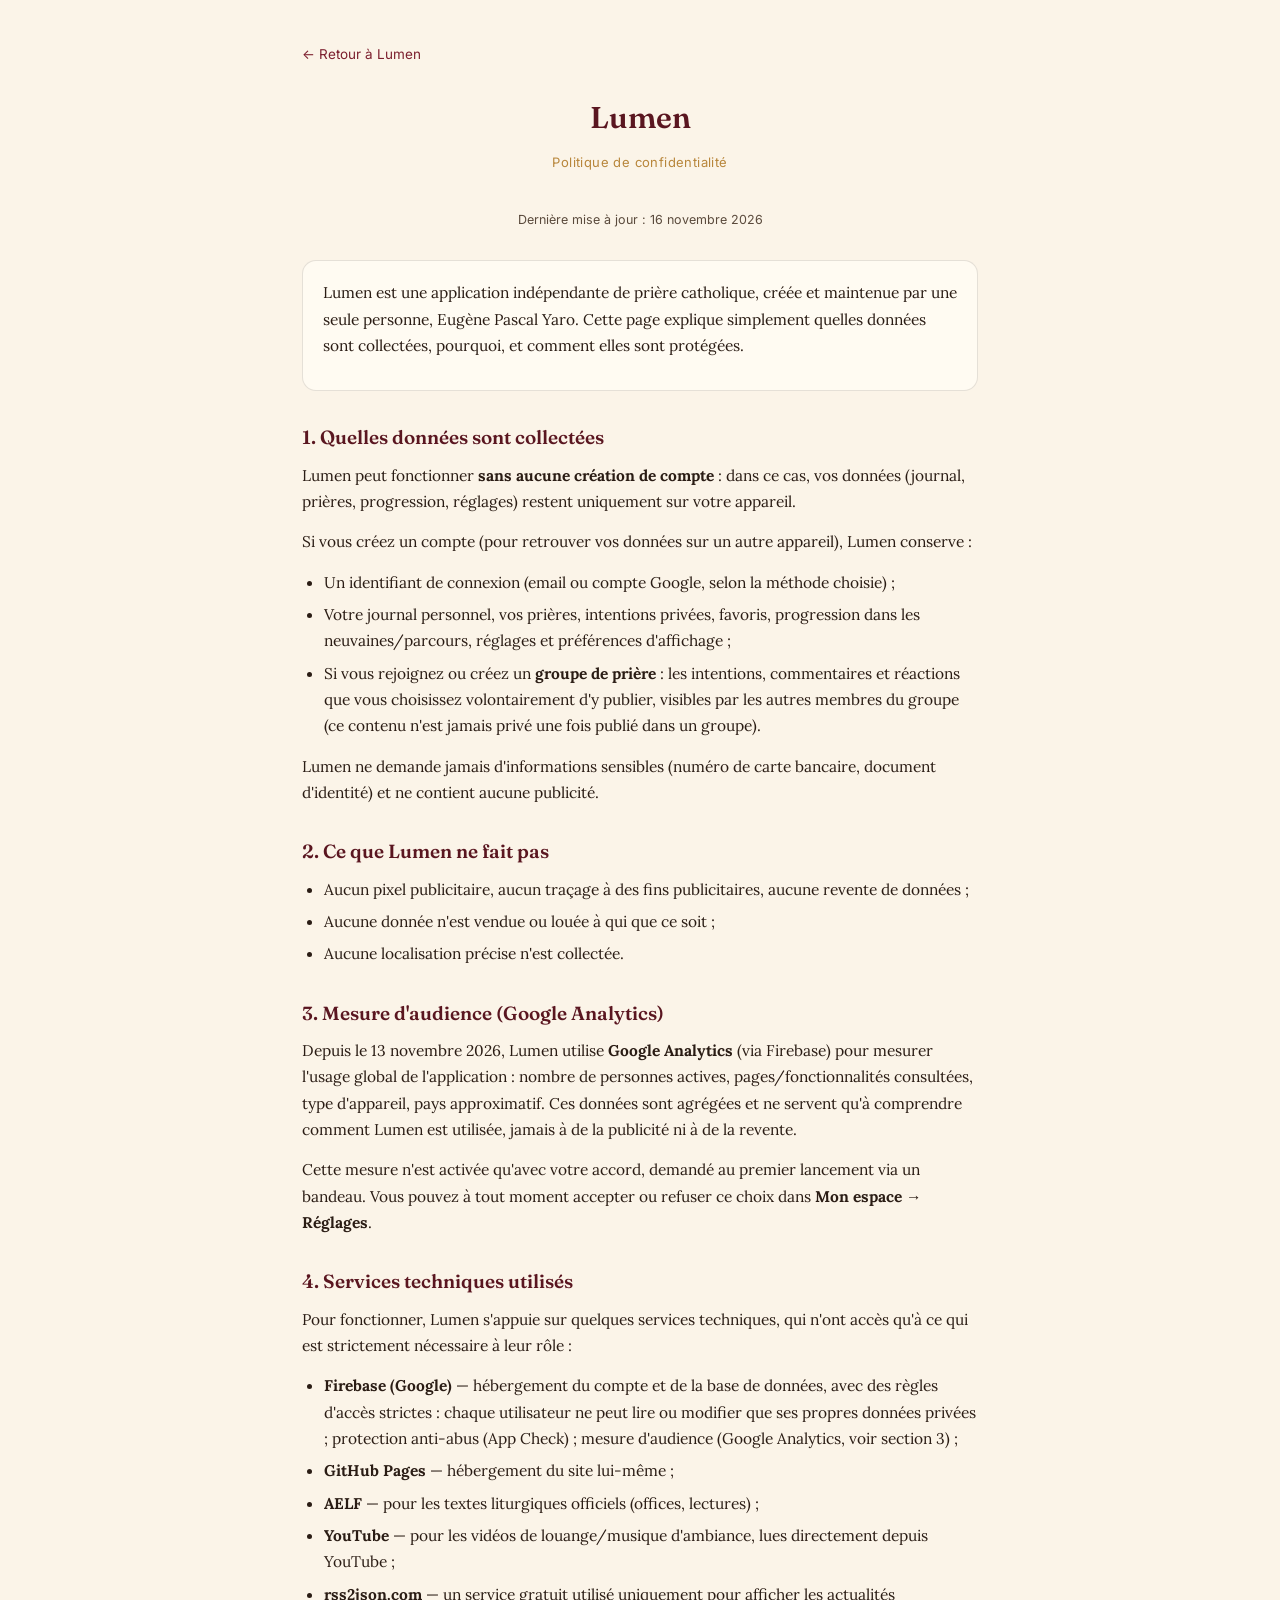
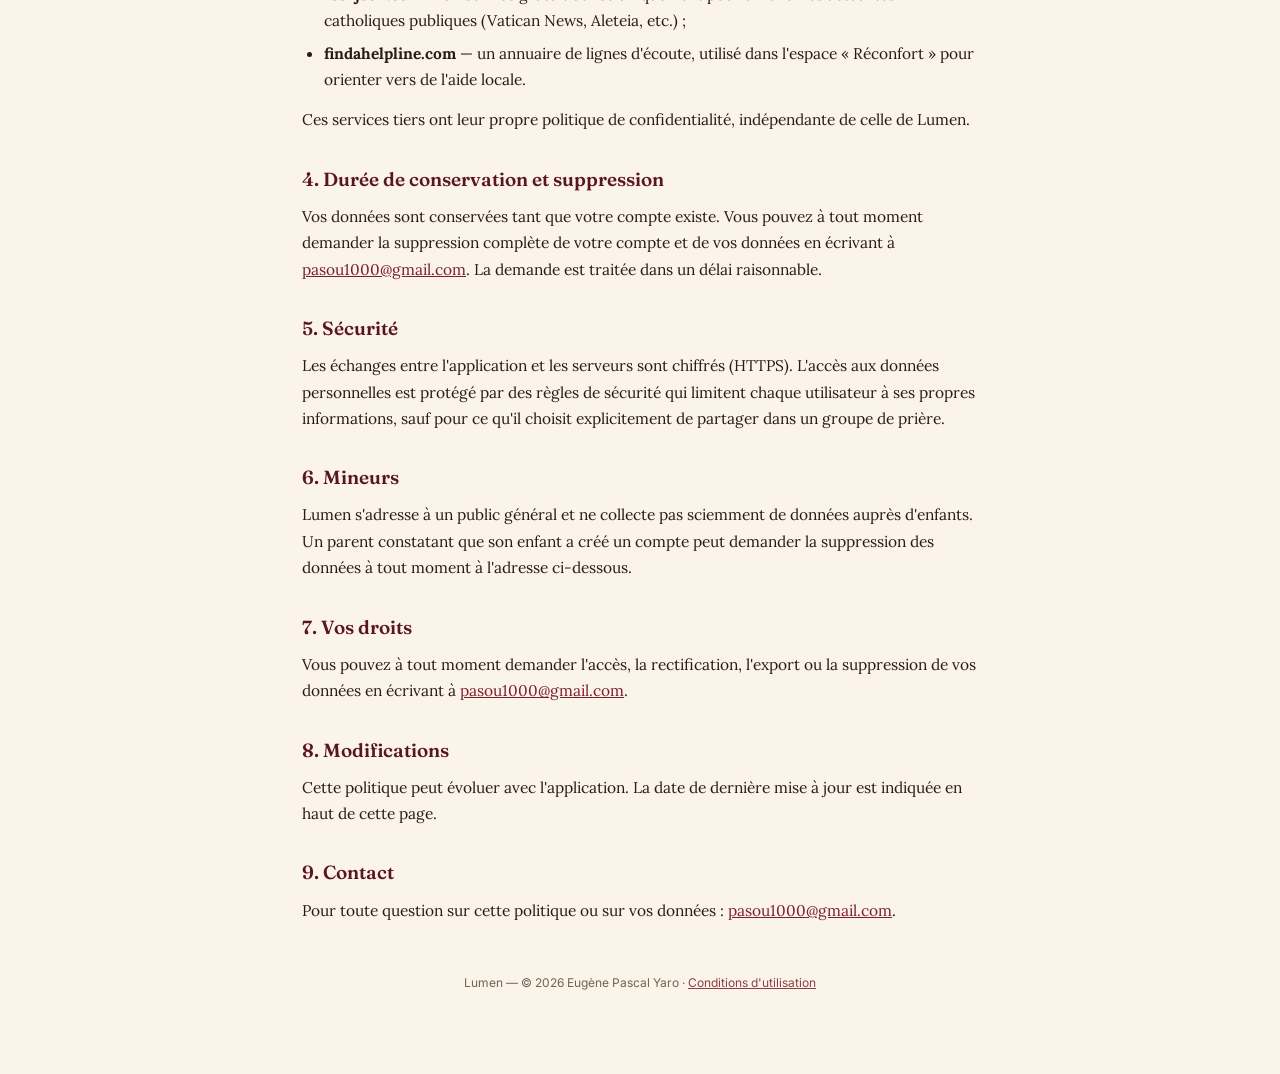
<file: privacy.html>
<!DOCTYPE html>
<!--
  Lumen — © 2026 Eugène Pascal Yaro. Tous droits réservés.
  Dépôt original : https://github.com/eugenepascal/lumen
-->
<html lang="fr">
<head>
<meta charset="UTF-8">
<meta name="viewport" content="width=device-width, initial-scale=1.0">
<title>Politique de confidentialité — Lumen</title>
<meta name="description" content="Politique de confidentialité de l'application Lumen : quelles données sont collectées, pourquoi, et comment elles sont protégées.">
<link rel="icon" type="image/png" sizes="32x32" href="favicon-32.png">
<link rel="icon" type="image/png" sizes="16x16" href="favicon-16.png">
<meta name="theme-color" content="#2a0a13">
<link rel="preconnect" href="https://fonts.googleapis.com">
<link href="https://fonts.googleapis.com/css2?family=Fraunces:opsz,wght@9..144,600&family=Lora:ital,wght@0,400;0,500&family=Inter:wght@400;500;600&display=swap" rel="stylesheet">
<style>
  :root{
    --vellum:#FBF4E8; --vellum-light:#FFFBF2; --ink:#2A1C14; --ink-soft:#5A4A3C;
    --wine:#7C1F2E; --wine-dark:#5A1620; --gold:#B8863B; --gold-light:#D9B36C;
    --hairline:rgba(42,28,20,0.12);
  }
  *{box-sizing:border-box;}
  body{
    margin:0; background:var(--vellum); color:var(--ink);
    font-family:'Lora',serif; line-height:1.7; font-size:15.5px;
  }
  .wrap{ max-width:720px; margin:0 auto; padding:40px 22px 80px; }
  header{ text-align:center; margin-bottom:8px; }
  .brand{ font-family:'Fraunces',serif; font-weight:600; font-size:30px; color:var(--wine-dark); margin:0; }
  .sub{ font-family:'Inter',sans-serif; font-size:13px; color:var(--gold); letter-spacing:0.4px; margin:4px 0 36px; text-align:center; }
  h1{ font-family:'Fraunces',serif; font-size:26px; font-weight:600; color:var(--ink); margin:36px 0 10px; }
  h2{ font-family:'Fraunces',serif; font-size:19px; font-weight:600; color:var(--wine-dark); margin:30px 0 8px; }
  p{ margin:0 0 14px; }
  ul{ margin:0 0 14px; padding-left:22px; }
  li{ margin-bottom:6px; }
  a{ color:var(--wine); }
  .meta{ font-family:'Inter',sans-serif; font-size:12.5px; color:var(--ink-soft); text-align:center; margin-bottom:30px; }
  .card{ background:var(--vellum-light); border:1px solid var(--hairline); border-radius:14px; padding:18px 20px; margin:16px 0; }
  .back{ display:inline-block; font-family:'Inter',sans-serif; font-size:13.5px; color:var(--wine); text-decoration:none; margin-bottom:26px; }
  .back:hover{ text-decoration:underline; }
  footer{ text-align:center; font-family:'Inter',sans-serif; font-size:12px; color:var(--ink-soft); margin-top:50px; opacity:0.85; }
</style>
</head>
<body>
<div class="wrap">
  <a class="back" href="./">← Retour à Lumen</a>
  <header>
    <p class="brand">Lumen</p>
  </header>
  <p class="sub">Politique de confidentialité</p>
  <p class="meta">Dernière mise à jour : 16 novembre 2026</p>

  <div class="card">
    <p>Lumen est une application indépendante de prière catholique, créée et maintenue par une seule personne, Eugène Pascal Yaro. Cette page explique simplement quelles données sont collectées, pourquoi, et comment elles sont protégées.</p>
  </div>

  <h2>1. Quelles données sont collectées</h2>
  <p>Lumen peut fonctionner <b>sans aucune création de compte</b> : dans ce cas, vos données (journal, prières, progression, réglages) restent uniquement sur votre appareil.</p>
  <p>Si vous créez un compte (pour retrouver vos données sur un autre appareil), Lumen conserve :</p>
  <ul>
    <li>Un identifiant de connexion (email ou compte Google, selon la méthode choisie) ;</li>
    <li>Votre journal personnel, vos prières, intentions privées, favoris, progression dans les neuvaines/parcours, réglages et préférences d'affichage ;</li>
    <li>Si vous rejoignez ou créez un <b>groupe de prière</b> : les intentions, commentaires et réactions que vous choisissez volontairement d'y publier, visibles par les autres membres du groupe (ce contenu n'est jamais privé une fois publié dans un groupe).</li>
  </ul>
  <p>Lumen ne demande jamais d'informations sensibles (numéro de carte bancaire, document d'identité) et ne contient aucune publicité.</p>

  <h2>2. Ce que Lumen ne fait pas</h2>
  <ul>
    <li>Aucun pixel publicitaire, aucun traçage à des fins publicitaires, aucune revente de données ;</li>
    <li>Aucune donnée n'est vendue ou louée à qui que ce soit ;</li>
    <li>Aucune localisation précise n'est collectée.</li>
  </ul>

  <h2>3. Mesure d'audience (Google Analytics)</h2>
  <p>Depuis le 13 novembre 2026, Lumen utilise <b>Google Analytics</b> (via Firebase) pour mesurer l'usage global de l'application : nombre de personnes actives, pages/fonctionnalités consultées, type d'appareil, pays approximatif. Ces données sont agrégées et ne servent qu'à comprendre comment Lumen est utilisée, jamais à de la publicité ni à de la revente.</p>
  <p>Cette mesure n'est activée qu'avec votre accord, demandé au premier lancement via un bandeau. Vous pouvez à tout moment accepter ou refuser ce choix dans <b>Mon espace → Réglages</b>.</p>

  <h2>4. Services techniques utilisés</h2>
  <p>Pour fonctionner, Lumen s'appuie sur quelques services techniques, qui n'ont accès qu'à ce qui est strictement nécessaire à leur rôle :</p>
  <ul>
    <li><b>Firebase (Google)</b> — hébergement du compte et de la base de données, avec des règles d'accès strictes : chaque utilisateur ne peut lire ou modifier que ses propres données privées ; protection anti-abus (App Check) ; mesure d'audience (Google Analytics, voir section 3) ;</li>
    <li><b>GitHub Pages</b> — hébergement du site lui-même ;</li>
    <li><b>AELF</b> — pour les textes liturgiques officiels (offices, lectures) ;</li>
    <li><b>YouTube</b> — pour les vidéos de louange/musique d'ambiance, lues directement depuis YouTube ;</li>
    <li><b>rss2json.com</b> — un service gratuit utilisé uniquement pour afficher les actualités catholiques publiques (Vatican News, Aleteia, etc.) ;</li>
    <li><b>findahelpline.com</b> — un annuaire de lignes d'écoute, utilisé dans l'espace « Réconfort » pour orienter vers de l'aide locale.</li>
  </ul>
  <p>Ces services tiers ont leur propre politique de confidentialité, indépendante de celle de Lumen.</p>

  <h2>4. Durée de conservation et suppression</h2>
  <p>Vos données sont conservées tant que votre compte existe. Vous pouvez à tout moment demander la suppression complète de votre compte et de vos données en écrivant à <a href="mailto:pasou1000@gmail.com">pasou1000@gmail.com</a>. La demande est traitée dans un délai raisonnable.</p>

  <h2>5. Sécurité</h2>
  <p>Les échanges entre l'application et les serveurs sont chiffrés (HTTPS). L'accès aux données personnelles est protégé par des règles de sécurité qui limitent chaque utilisateur à ses propres informations, sauf pour ce qu'il choisit explicitement de partager dans un groupe de prière.</p>

  <h2>6. Mineurs</h2>
  <p>Lumen s'adresse à un public général et ne collecte pas sciemment de données auprès d'enfants. Un parent constatant que son enfant a créé un compte peut demander la suppression des données à tout moment à l'adresse ci-dessous.</p>

  <h2>7. Vos droits</h2>
  <p>Vous pouvez à tout moment demander l'accès, la rectification, l'export ou la suppression de vos données en écrivant à <a href="mailto:pasou1000@gmail.com">pasou1000@gmail.com</a>.</p>

  <h2>8. Modifications</h2>
  <p>Cette politique peut évoluer avec l'application. La date de dernière mise à jour est indiquée en haut de cette page.</p>

  <h2>9. Contact</h2>
  <p>Pour toute question sur cette politique ou sur vos données : <a href="mailto:pasou1000@gmail.com">pasou1000@gmail.com</a>.</p>

  <footer>Lumen — © 2026 Eugène Pascal Yaro · <a href="terms.html">Conditions d'utilisation</a></footer>
</div>
</body>
</html>
</file>
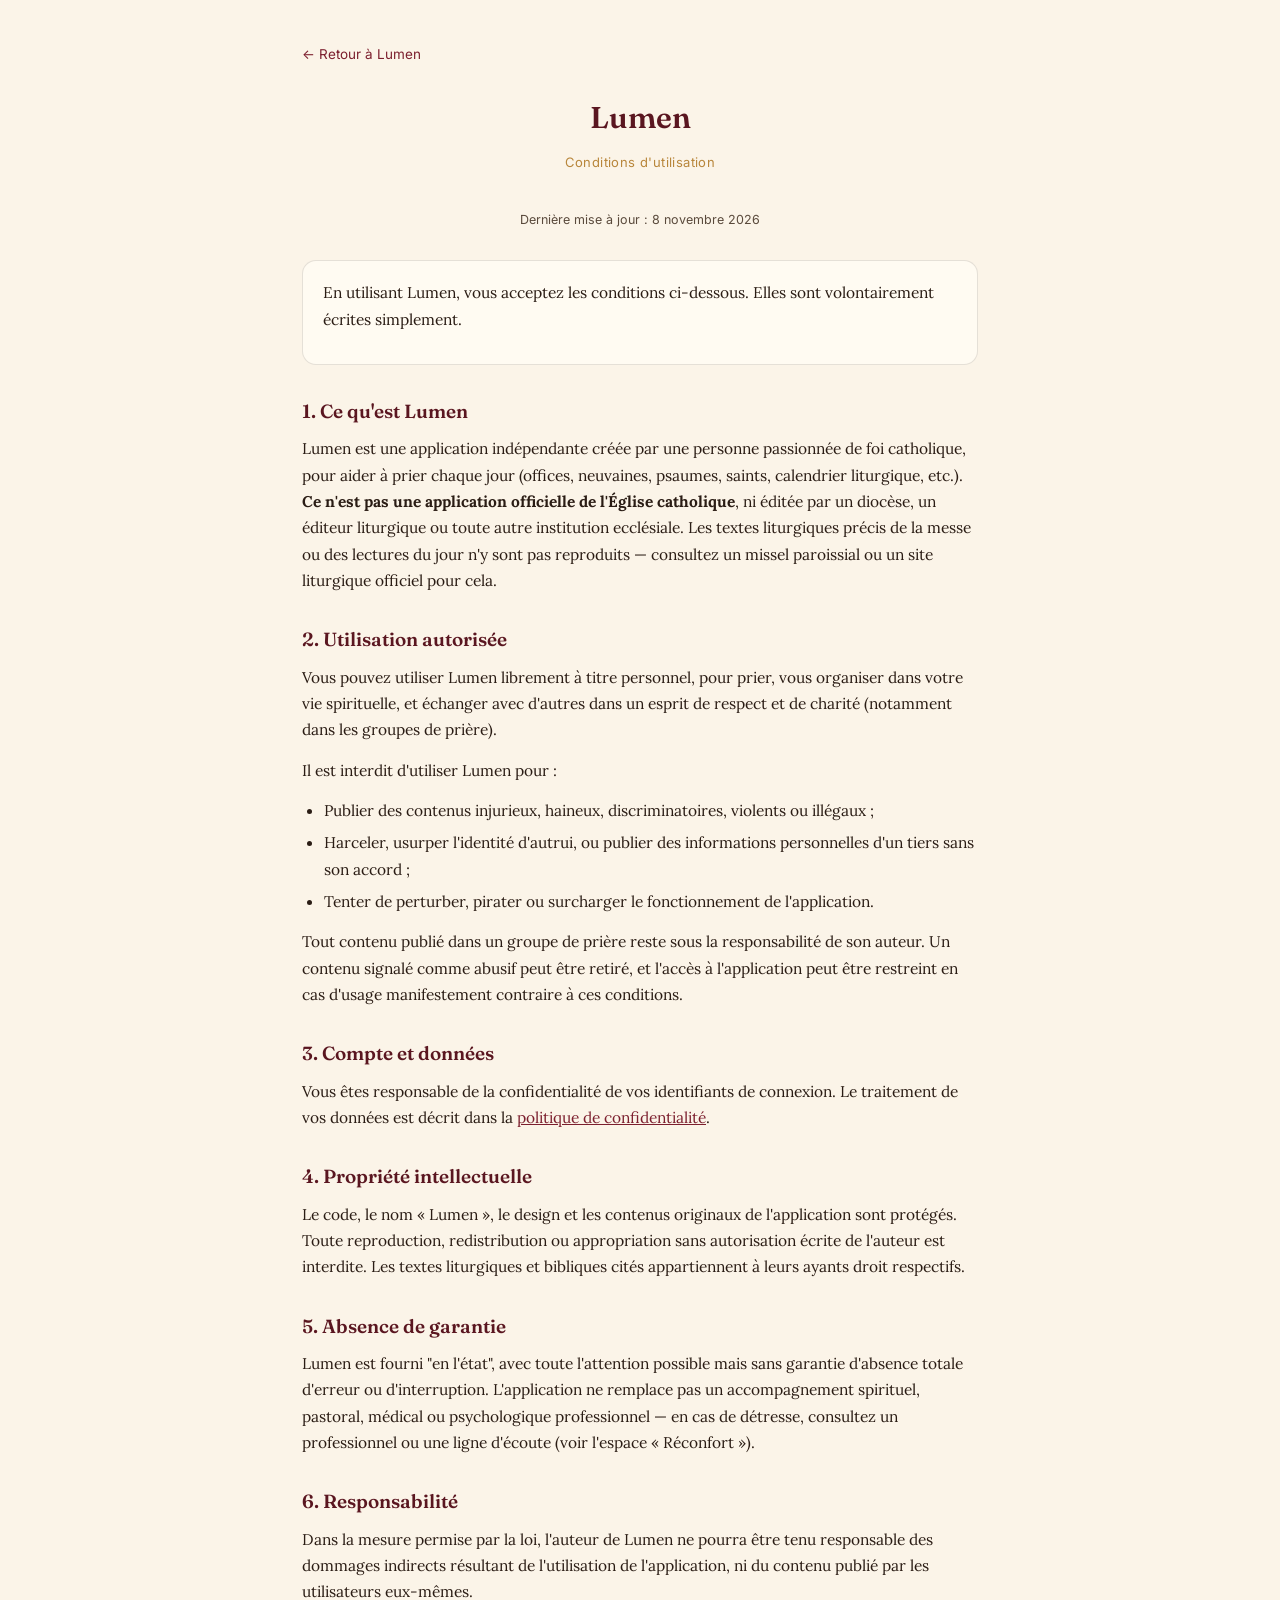
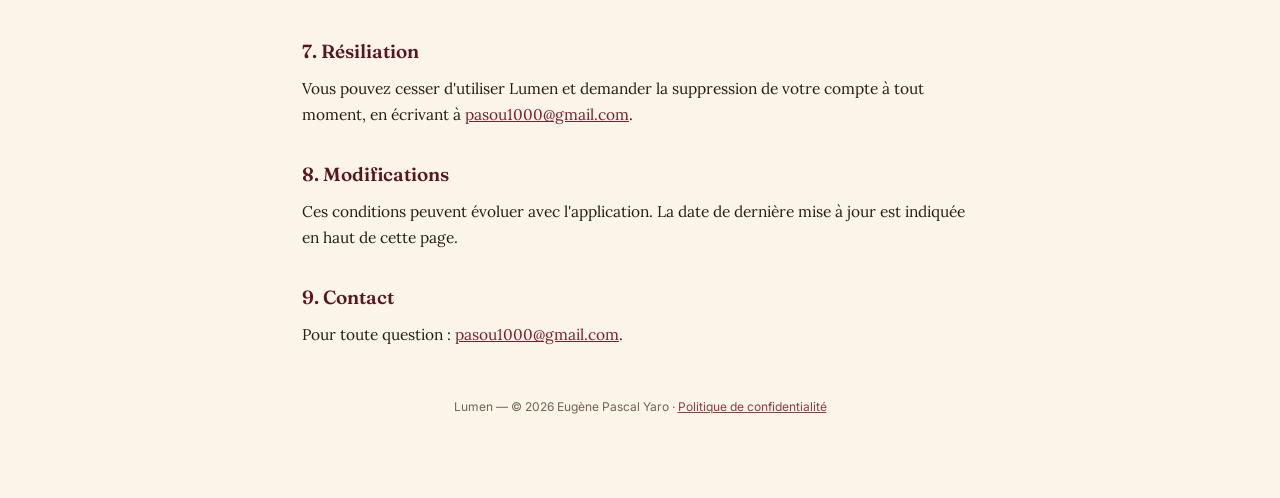
<file: terms.html>
<!DOCTYPE html>
<!--
  Lumen — © 2026 Eugène Pascal Yaro. Tous droits réservés.
  Dépôt original : https://github.com/eugenepascal/lumen
-->
<html lang="fr">
<head>
<meta charset="UTF-8">
<meta name="viewport" content="width=device-width, initial-scale=1.0">
<title>Conditions d'utilisation — Lumen</title>
<meta name="description" content="Conditions d'utilisation de l'application Lumen.">
<link rel="icon" type="image/png" sizes="32x32" href="favicon-32.png">
<link rel="icon" type="image/png" sizes="16x16" href="favicon-16.png">
<meta name="theme-color" content="#2a0a13">
<link rel="preconnect" href="https://fonts.googleapis.com">
<link href="https://fonts.googleapis.com/css2?family=Fraunces:opsz,wght@9..144,600&family=Lora:ital,wght@0,400;0,500&family=Inter:wght@400;500;600&display=swap" rel="stylesheet">
<style>
  :root{
    --vellum:#FBF4E8; --vellum-light:#FFFBF2; --ink:#2A1C14; --ink-soft:#5A4A3C;
    --wine:#7C1F2E; --wine-dark:#5A1620; --gold:#B8863B; --gold-light:#D9B36C;
    --hairline:rgba(42,28,20,0.12);
  }
  *{box-sizing:border-box;}
  body{
    margin:0; background:var(--vellum); color:var(--ink);
    font-family:'Lora',serif; line-height:1.7; font-size:15.5px;
  }
  .wrap{ max-width:720px; margin:0 auto; padding:40px 22px 80px; }
  header{ text-align:center; margin-bottom:8px; }
  .brand{ font-family:'Fraunces',serif; font-weight:600; font-size:30px; color:var(--wine-dark); margin:0; }
  .sub{ font-family:'Inter',sans-serif; font-size:13px; color:var(--gold); letter-spacing:0.4px; margin:4px 0 36px; text-align:center; }
  h1{ font-family:'Fraunces',serif; font-size:26px; font-weight:600; color:var(--ink); margin:36px 0 10px; }
  h2{ font-family:'Fraunces',serif; font-size:19px; font-weight:600; color:var(--wine-dark); margin:30px 0 8px; }
  p{ margin:0 0 14px; }
  ul{ margin:0 0 14px; padding-left:22px; }
  li{ margin-bottom:6px; }
  a{ color:var(--wine); }
  .meta{ font-family:'Inter',sans-serif; font-size:12.5px; color:var(--ink-soft); text-align:center; margin-bottom:30px; }
  .card{ background:var(--vellum-light); border:1px solid var(--hairline); border-radius:14px; padding:18px 20px; margin:16px 0; }
  .back{ display:inline-block; font-family:'Inter',sans-serif; font-size:13.5px; color:var(--wine); text-decoration:none; margin-bottom:26px; }
  .back:hover{ text-decoration:underline; }
  footer{ text-align:center; font-family:'Inter',sans-serif; font-size:12px; color:var(--ink-soft); margin-top:50px; opacity:0.85; }
</style>
</head>
<body>
<div class="wrap">
  <a class="back" href="./">← Retour à Lumen</a>
  <header>
    <p class="brand">Lumen</p>
  </header>
  <p class="sub">Conditions d'utilisation</p>
  <p class="meta">Dernière mise à jour : 8 novembre 2026</p>

  <div class="card">
    <p>En utilisant Lumen, vous acceptez les conditions ci-dessous. Elles sont volontairement écrites simplement.</p>
  </div>

  <h2>1. Ce qu'est Lumen</h2>
  <p>Lumen est une application indépendante créée par une personne passionnée de foi catholique, pour aider à prier chaque jour (offices, neuvaines, psaumes, saints, calendrier liturgique, etc.). <b>Ce n'est pas une application officielle de l'Église catholique</b>, ni éditée par un diocèse, un éditeur liturgique ou toute autre institution ecclésiale. Les textes liturgiques précis de la messe ou des lectures du jour n'y sont pas reproduits — consultez un missel paroissial ou un site liturgique officiel pour cela.</p>

  <h2>2. Utilisation autorisée</h2>
  <p>Vous pouvez utiliser Lumen librement à titre personnel, pour prier, vous organiser dans votre vie spirituelle, et échanger avec d'autres dans un esprit de respect et de charité (notamment dans les groupes de prière).</p>
  <p>Il est interdit d'utiliser Lumen pour :</p>
  <ul>
    <li>Publier des contenus injurieux, haineux, discriminatoires, violents ou illégaux ;</li>
    <li>Harceler, usurper l'identité d'autrui, ou publier des informations personnelles d'un tiers sans son accord ;</li>
    <li>Tenter de perturber, pirater ou surcharger le fonctionnement de l'application.</li>
  </ul>
  <p>Tout contenu publié dans un groupe de prière reste sous la responsabilité de son auteur. Un contenu signalé comme abusif peut être retiré, et l'accès à l'application peut être restreint en cas d'usage manifestement contraire à ces conditions.</p>

  <h2>3. Compte et données</h2>
  <p>Vous êtes responsable de la confidentialité de vos identifiants de connexion. Le traitement de vos données est décrit dans la <a href="privacy.html">politique de confidentialité</a>.</p>

  <h2>4. Propriété intellectuelle</h2>
  <p>Le code, le nom « Lumen », le design et les contenus originaux de l'application sont protégés. Toute reproduction, redistribution ou appropriation sans autorisation écrite de l'auteur est interdite. Les textes liturgiques et bibliques cités appartiennent à leurs ayants droit respectifs.</p>

  <h2>5. Absence de garantie</h2>
  <p>Lumen est fourni "en l'état", avec toute l'attention possible mais sans garantie d'absence totale d'erreur ou d'interruption. L'application ne remplace pas un accompagnement spirituel, pastoral, médical ou psychologique professionnel — en cas de détresse, consultez un professionnel ou une ligne d'écoute (voir l'espace « Réconfort »).</p>

  <h2>6. Responsabilité</h2>
  <p>Dans la mesure permise par la loi, l'auteur de Lumen ne pourra être tenu responsable des dommages indirects résultant de l'utilisation de l'application, ni du contenu publié par les utilisateurs eux-mêmes.</p>

  <h2>7. Résiliation</h2>
  <p>Vous pouvez cesser d'utiliser Lumen et demander la suppression de votre compte à tout moment, en écrivant à <a href="mailto:pasou1000@gmail.com">pasou1000@gmail.com</a>.</p>

  <h2>8. Modifications</h2>
  <p>Ces conditions peuvent évoluer avec l'application. La date de dernière mise à jour est indiquée en haut de cette page.</p>

  <h2>9. Contact</h2>
  <p>Pour toute question : <a href="mailto:pasou1000@gmail.com">pasou1000@gmail.com</a>.</p>

  <footer>Lumen — © 2026 Eugène Pascal Yaro · <a href="privacy.html">Politique de confidentialité</a></footer>
</div>
</body>
</html>
</file>
